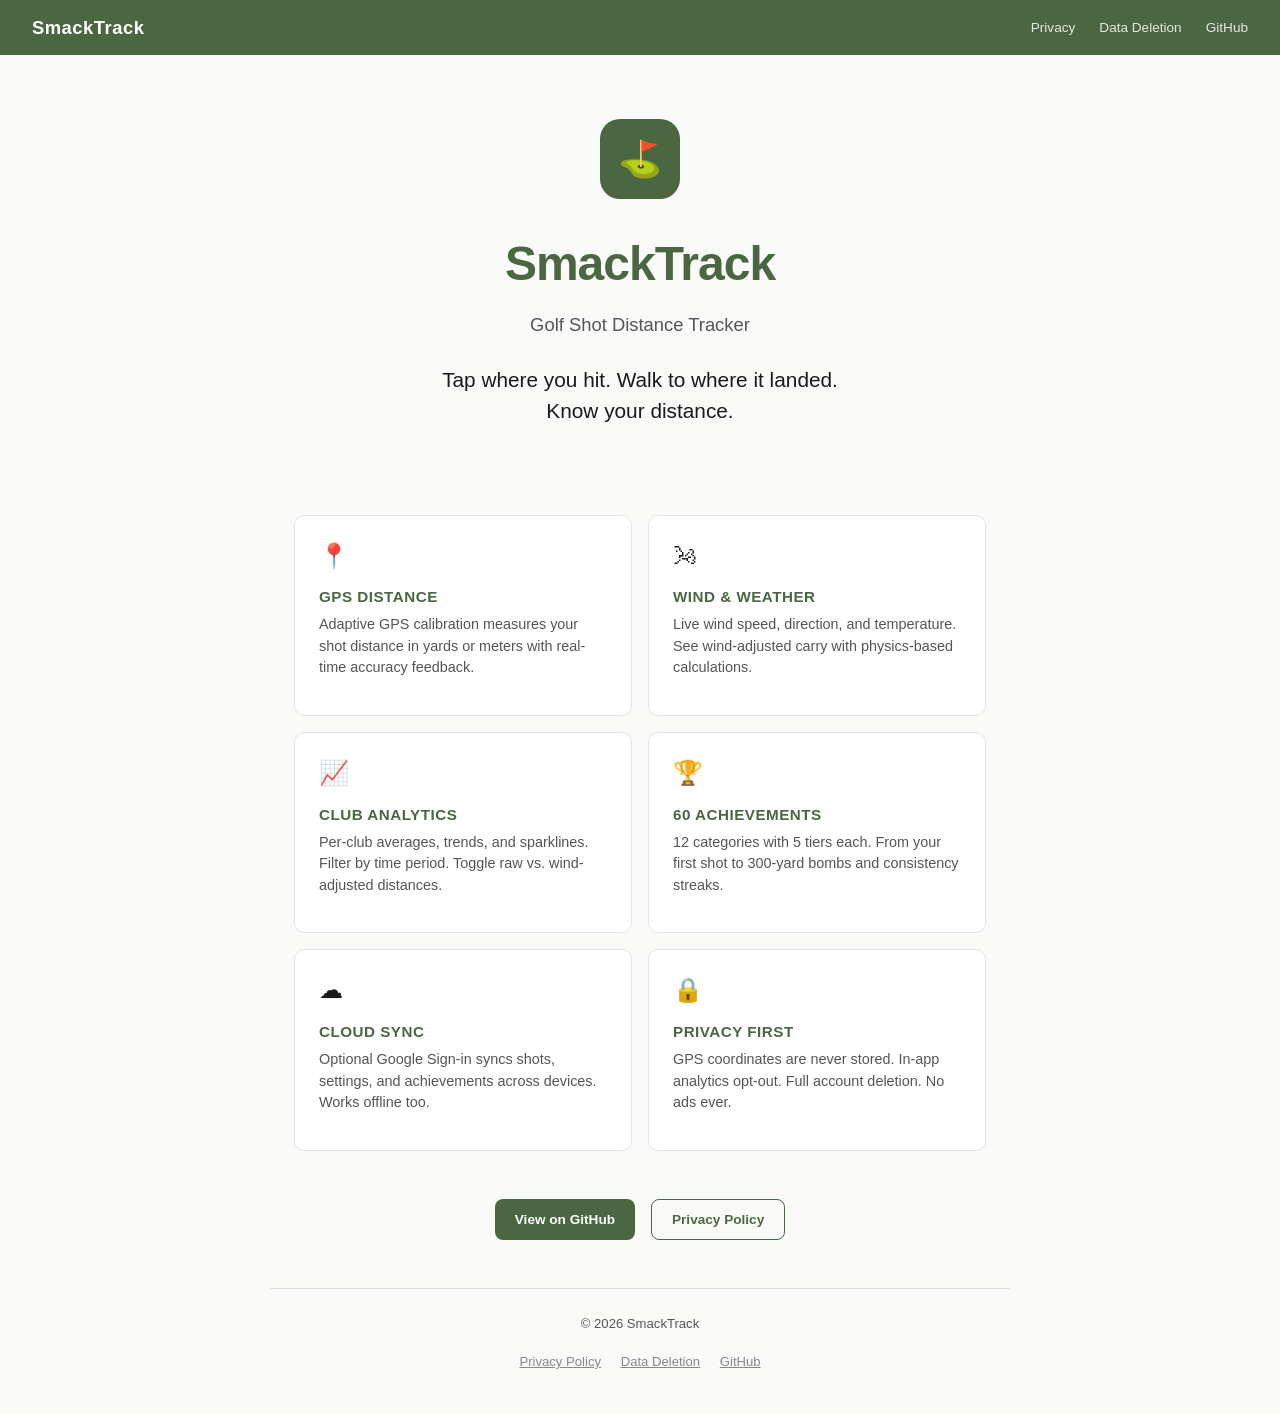
<file: docs/index.html>
<!DOCTYPE html>
<html lang="en">
<head>
    <meta charset="UTF-8">
    <meta name="viewport" content="width=device-width, initial-scale=1.0">
    <title>SmackTrack — Golf Shot Distance Tracker</title>
    <link rel="stylesheet" href="style.css">
</head>
<body>

<nav class="nav">
    <a href="index.html" class="nav-brand">SmackTrack</a>
    <div class="nav-links">
        <a href="privacy-policy.html">Privacy</a>
        <a href="data-deletion.html">Data Deletion</a>
        <a href="https://github.com/bailz66/HowFarDidIHitIt">GitHub</a>
    </div>
</nav>

<div class="hero">
    <div class="hero-icon">&#9971;</div>
    <h1>SmackTrack</h1>
    <p class="subtitle">Golf Shot Distance Tracker</p>
    <p class="tagline">Tap where you hit. Walk to where it landed.<br>Know your distance.</p>
</div>

<div class="features-grid">
    <div class="feature-card">
        <div class="icon">&#128205;</div>
        <h3>GPS Distance</h3>
        <p>Adaptive GPS calibration measures your shot distance in yards or meters with real-time accuracy feedback.</p>
    </div>
    <div class="feature-card">
        <div class="icon">&#127788;</div>
        <h3>Wind &amp; Weather</h3>
        <p>Live wind speed, direction, and temperature. See wind-adjusted carry with physics-based calculations.</p>
    </div>
    <div class="feature-card">
        <div class="icon">&#128200;</div>
        <h3>Club Analytics</h3>
        <p>Per-club averages, trends, and sparklines. Filter by time period. Toggle raw vs. wind-adjusted distances.</p>
    </div>
    <div class="feature-card">
        <div class="icon">&#127942;</div>
        <h3>60 Achievements</h3>
        <p>12 categories with 5 tiers each. From your first shot to 300-yard bombs and consistency streaks.</p>
    </div>
    <div class="feature-card">
        <div class="icon">&#9729;</div>
        <h3>Cloud Sync</h3>
        <p>Optional Google Sign-in syncs shots, settings, and achievements across devices. Works offline too.</p>
    </div>
    <div class="feature-card">
        <div class="icon">&#128274;</div>
        <h3>Privacy First</h3>
        <p>GPS coordinates are never stored. In-app analytics opt-out. Full account deletion. No ads ever.</p>
    </div>
</div>

<div class="cta-row">
    <a href="https://github.com/bailz66/HowFarDidIHitIt" class="cta-badge cta-primary">View on GitHub</a>
    <a href="privacy-policy.html" class="cta-badge cta-outline">Privacy Policy</a>
</div>

<div class="footer">
    <p>&copy; 2026 SmackTrack</p>
    <p>
        <a href="privacy-policy.html">Privacy Policy</a>
        <a href="data-deletion.html">Data Deletion</a>
        <a href="https://github.com/bailz66/HowFarDidIHitIt">GitHub</a>
    </p>
</div>

</body>
</html>
</file>
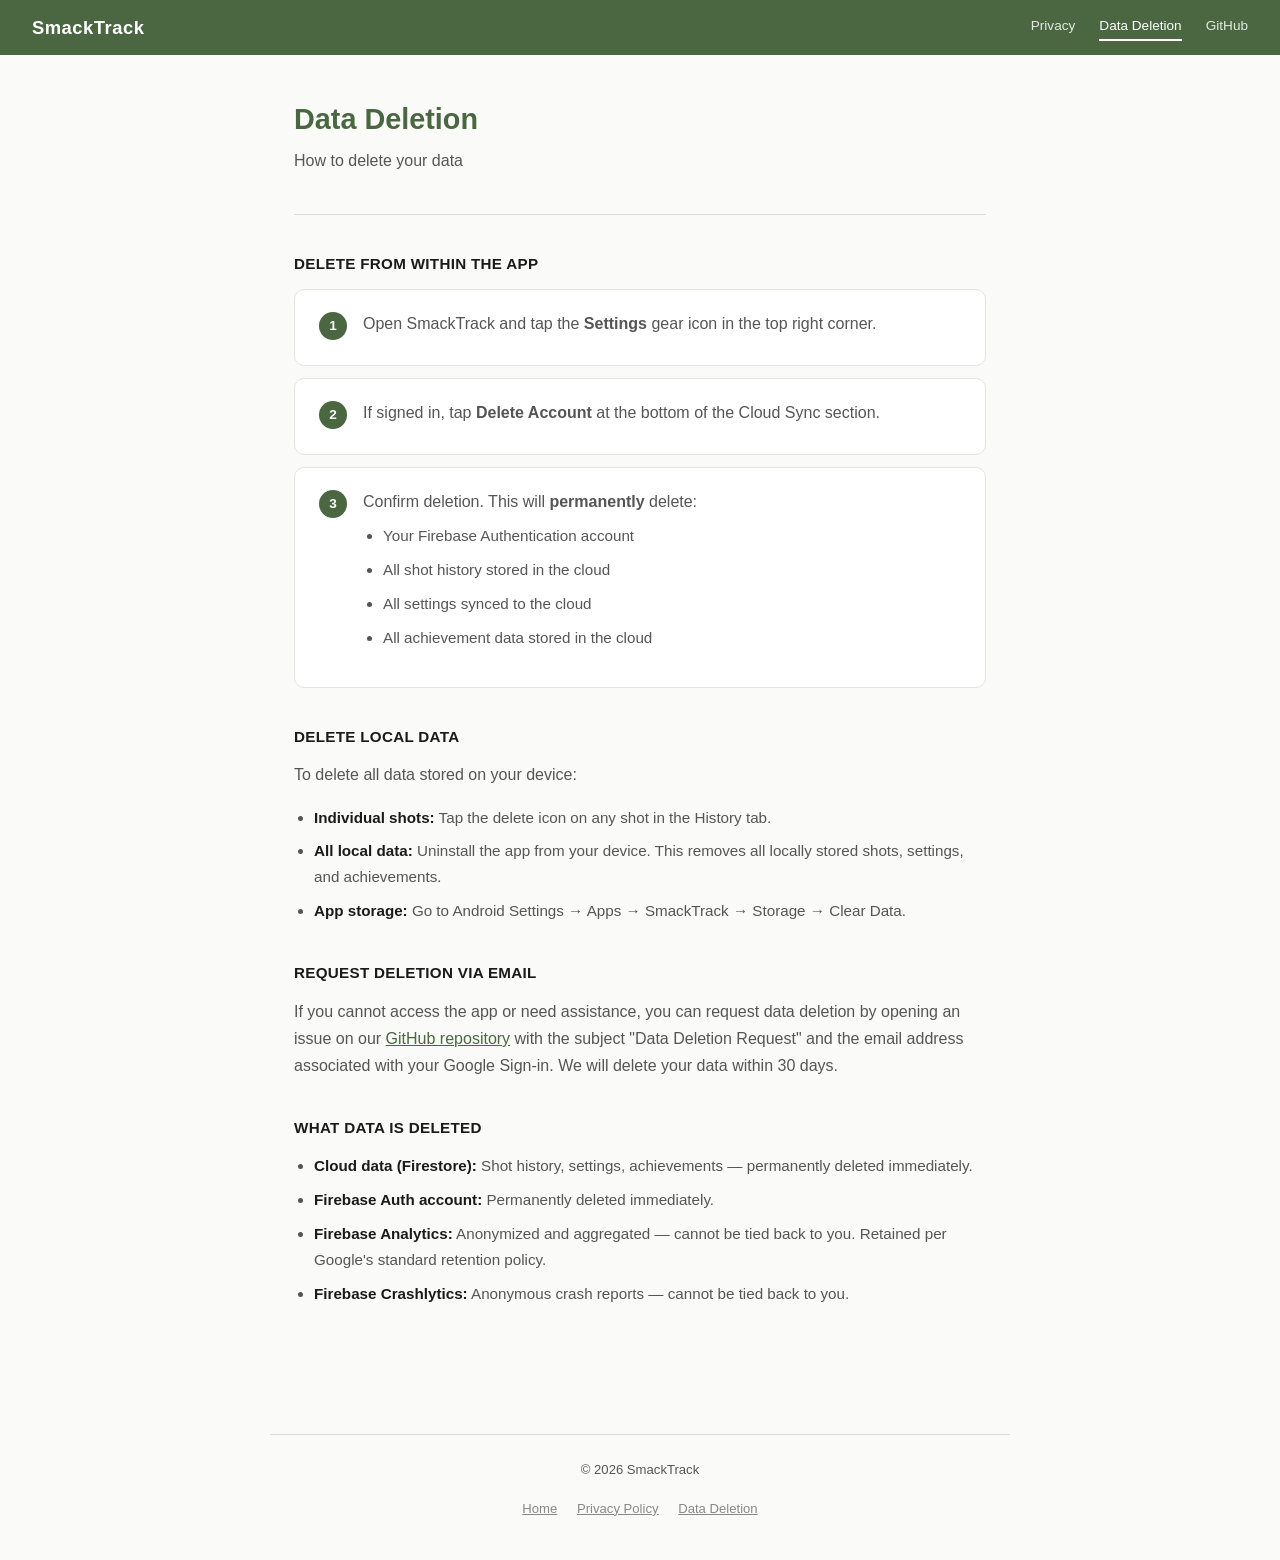
<file: docs/data-deletion.html>
<!DOCTYPE html>
<html lang="en">
<head>
    <meta charset="UTF-8">
    <meta name="viewport" content="width=device-width, initial-scale=1.0">
    <title>SmackTrack — Data Deletion</title>
    <link rel="stylesheet" href="style.css">
</head>
<body>

<nav class="nav">
    <a href="index.html" class="nav-brand">SmackTrack</a>
    <div class="nav-links">
        <a href="privacy-policy.html">Privacy</a>
        <a href="data-deletion.html" class="active">Data Deletion</a>
        <a href="https://github.com/bailz66/HowFarDidIHitIt">GitHub</a>
    </div>
</nav>

<div class="container">
    <div class="page-header">
        <h1>Data Deletion</h1>
        <p class="subtitle">How to delete your data</p>
    </div>

    <h2>Delete from within the app</h2>

    <div class="step-card">
        <div class="step-num">1</div>
        <div class="step-content">
            <p>Open SmackTrack and tap the <strong>Settings</strong> gear icon in the top right corner.</p>
        </div>
    </div>
    <div class="step-card">
        <div class="step-num">2</div>
        <div class="step-content">
            <p>If signed in, tap <strong>Delete Account</strong> at the bottom of the Cloud Sync section.</p>
        </div>
    </div>
    <div class="step-card">
        <div class="step-num">3</div>
        <div class="step-content">
            <p>Confirm deletion. This will <strong>permanently</strong> delete:</p>
            <ul>
                <li>Your Firebase Authentication account</li>
                <li>All shot history stored in the cloud</li>
                <li>All settings synced to the cloud</li>
                <li>All achievement data stored in the cloud</li>
            </ul>
        </div>
    </div>

    <h2>Delete local data</h2>
    <p>To delete all data stored on your device:</p>
    <ul>
        <li><strong>Individual shots:</strong> Tap the delete icon on any shot in the History tab.</li>
        <li><strong>All local data:</strong> Uninstall the app from your device. This removes all locally stored shots, settings, and achievements.</li>
        <li><strong>App storage:</strong> Go to Android Settings &rarr; Apps &rarr; SmackTrack &rarr; Storage &rarr; Clear Data.</li>
    </ul>

    <h2>Request deletion via email</h2>
    <p>If you cannot access the app or need assistance, you can request data deletion by opening an issue on our <a href="https://github.com/bailz66/HowFarDidIHitIt/issues">GitHub repository</a> with the subject "Data Deletion Request" and the email address associated with your Google Sign-in. We will delete your data within 30 days.</p>

    <h2>What data is deleted</h2>
    <ul>
        <li><strong>Cloud data (Firestore):</strong> Shot history, settings, achievements &mdash; permanently deleted immediately.</li>
        <li><strong>Firebase Auth account:</strong> Permanently deleted immediately.</li>
        <li><strong>Firebase Analytics:</strong> Anonymized and aggregated &mdash; cannot be tied back to you. Retained per Google's standard retention policy.</li>
        <li><strong>Firebase Crashlytics:</strong> Anonymous crash reports &mdash; cannot be tied back to you.</li>
    </ul>
</div>

<div class="footer">
    <p>&copy; 2026 SmackTrack</p>
    <p>
        <a href="index.html">Home</a>
        <a href="privacy-policy.html">Privacy Policy</a>
        <a href="data-deletion.html">Data Deletion</a>
    </p>
</div>

</body>
</html>
</file>
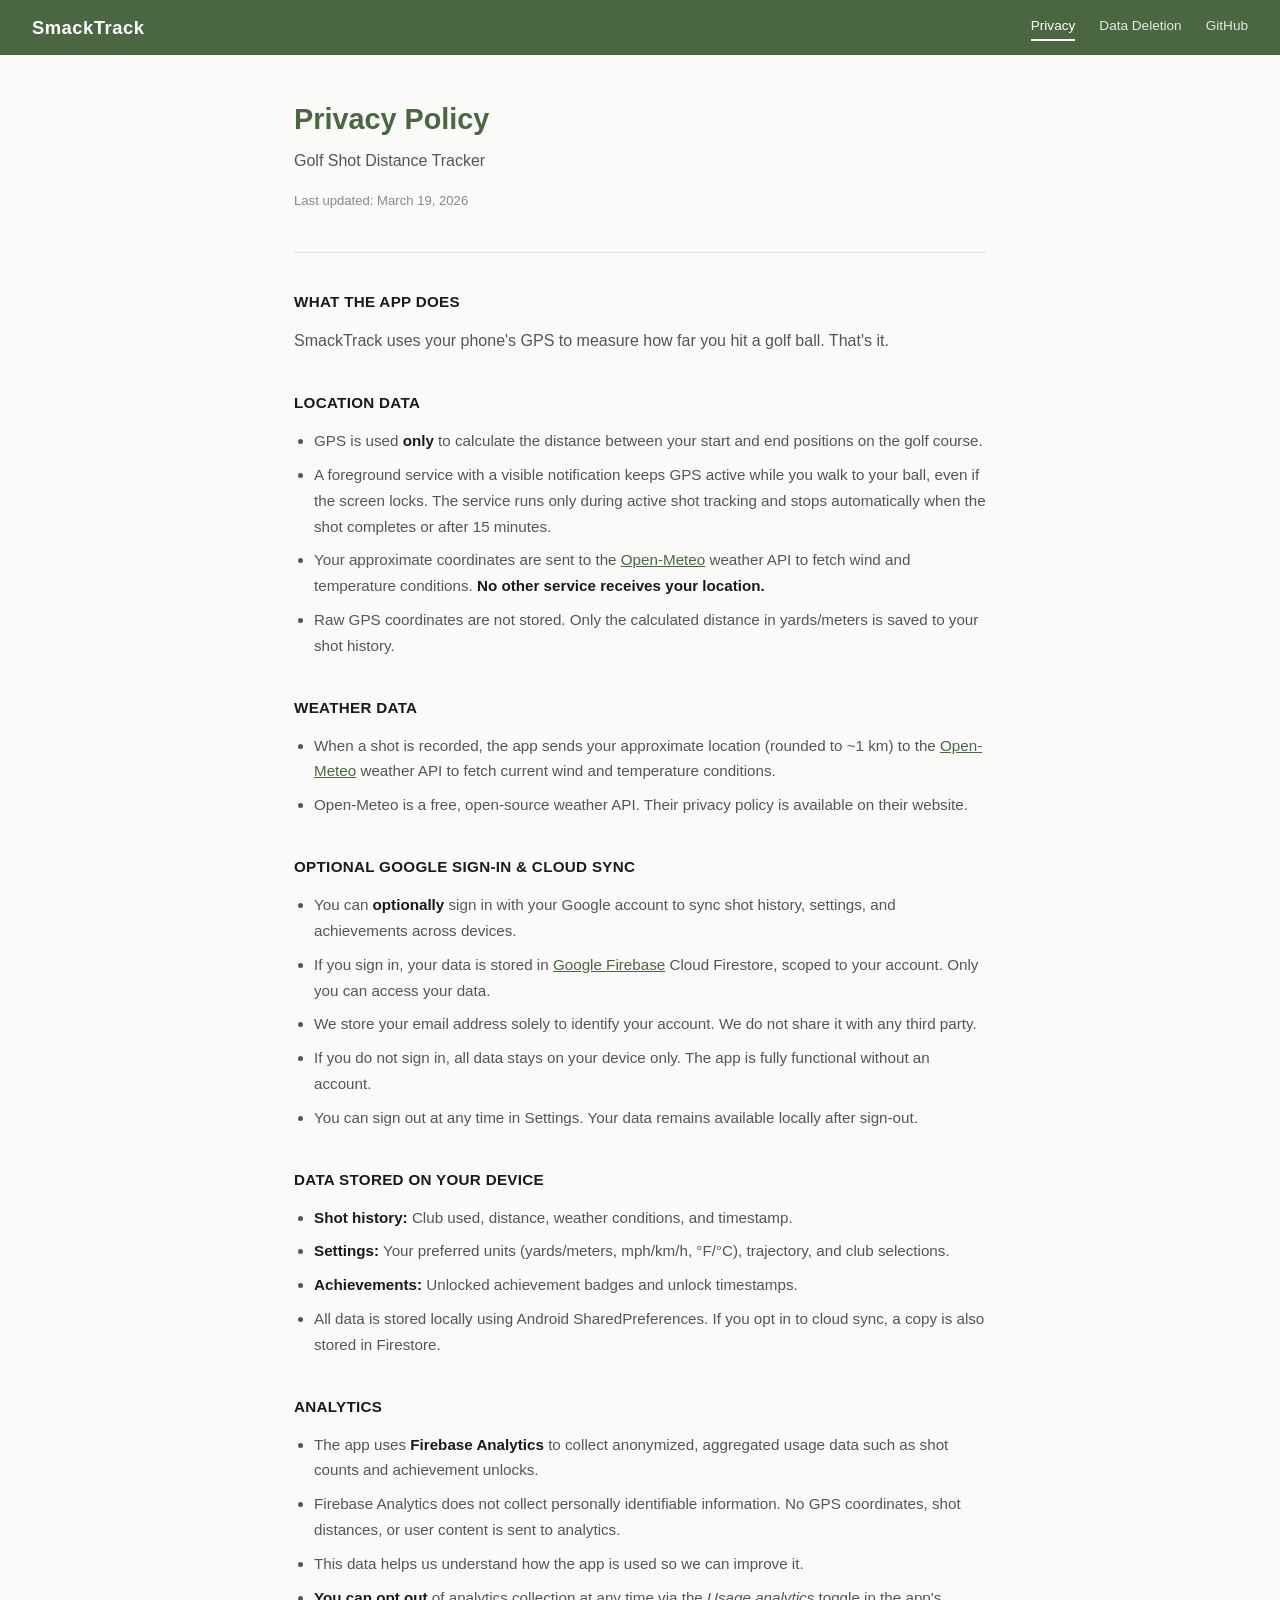
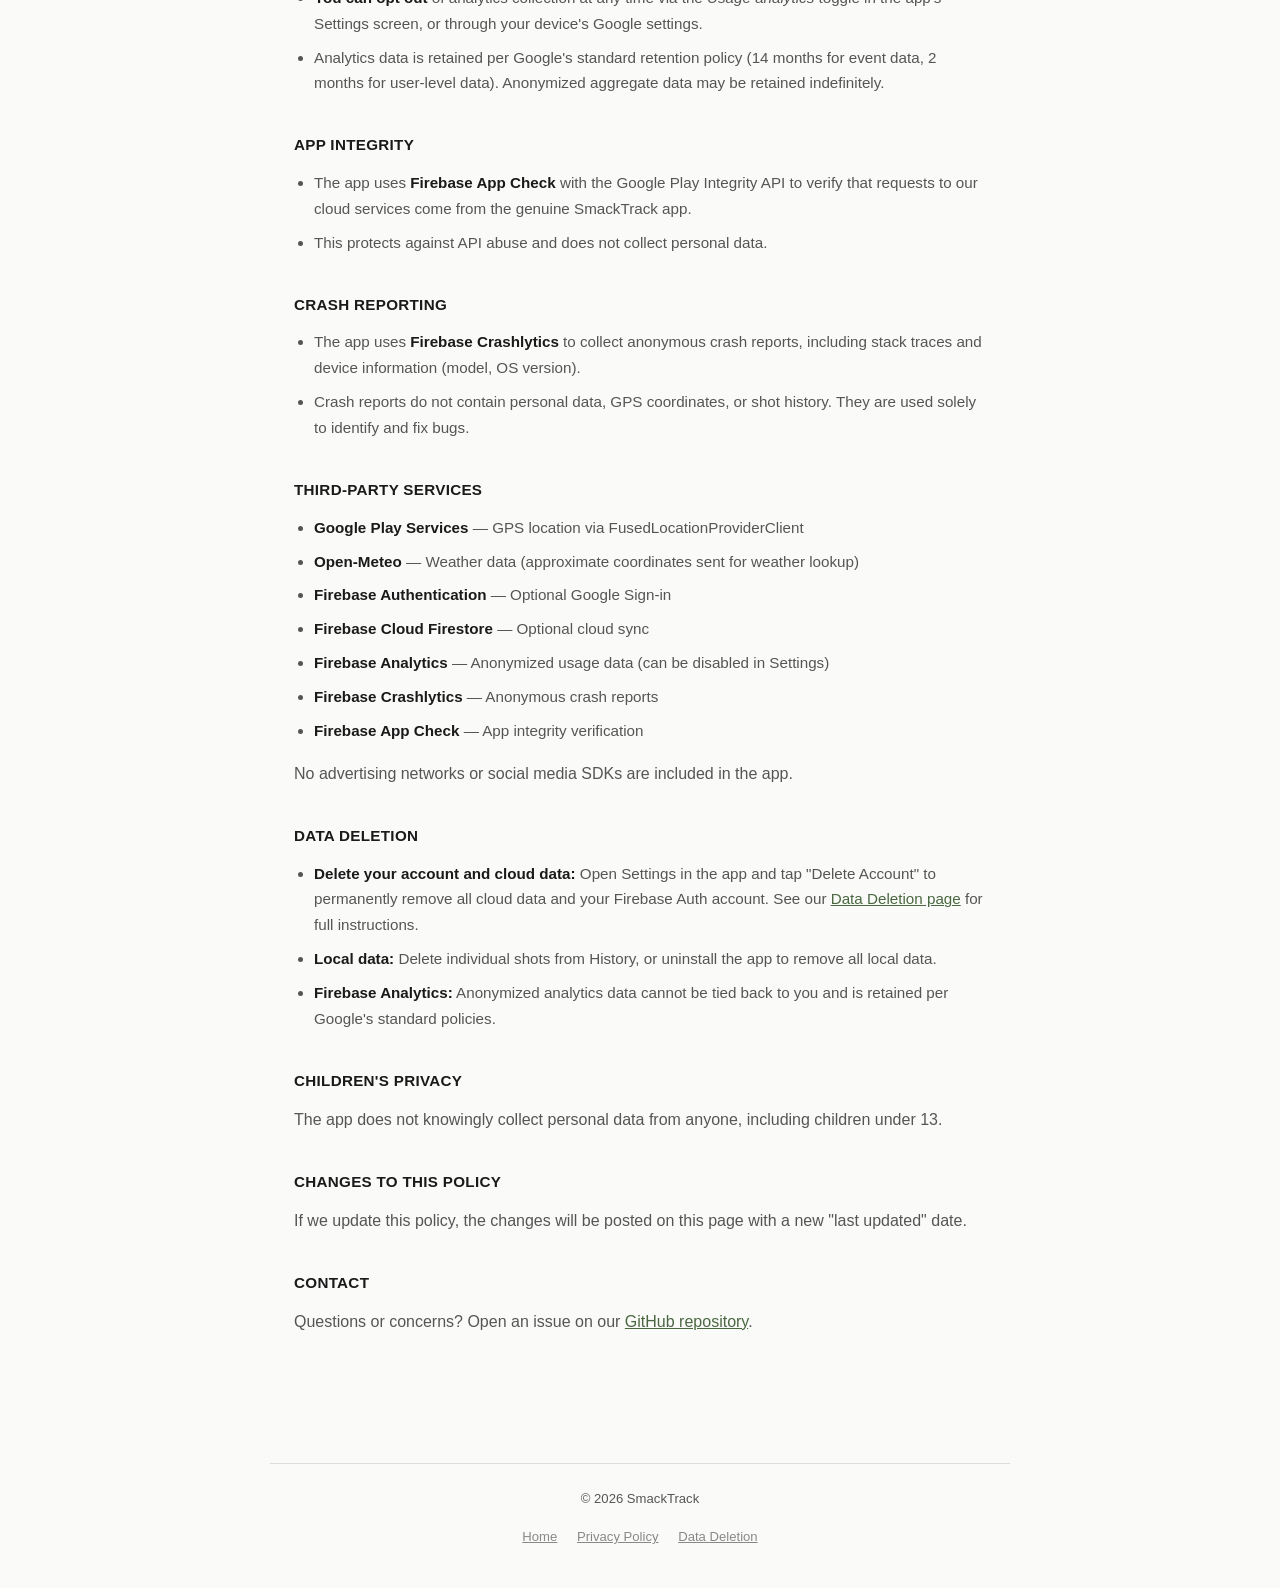
<file: docs/privacy-policy.html>
<!DOCTYPE html>
<html lang="en">
<head>
    <meta charset="UTF-8">
    <meta name="viewport" content="width=device-width, initial-scale=1.0">
    <title>SmackTrack — Privacy Policy</title>
    <link rel="stylesheet" href="style.css">
</head>
<body>

<nav class="nav">
    <a href="index.html" class="nav-brand">SmackTrack</a>
    <div class="nav-links">
        <a href="privacy-policy.html" class="active">Privacy</a>
        <a href="data-deletion.html">Data Deletion</a>
        <a href="https://github.com/bailz66/HowFarDidIHitIt">GitHub</a>
    </div>
</nav>

<div class="container">
    <div class="page-header">
        <h1>Privacy Policy</h1>
        <p class="subtitle">Golf Shot Distance Tracker</p>
        <p class="updated">Last updated: March 19, 2026</p>
    </div>

    <h2>What the app does</h2>
    <p>SmackTrack uses your phone's GPS to measure how far you hit a golf ball. That's it.</p>

    <h2>Location data</h2>
    <ul>
        <li>GPS is used <strong>only</strong> to calculate the distance between your start and end positions on the golf course.</li>
        <li>A foreground service with a visible notification keeps GPS active while you walk to your ball, even if the screen locks. The service runs only during active shot tracking and stops automatically when the shot completes or after 15 minutes.</li>
        <li>Your approximate coordinates are sent to the <a href="https://open-meteo.com/">Open-Meteo</a> weather API to fetch wind and temperature conditions. <strong>No other service receives your location.</strong></li>
        <li>Raw GPS coordinates are not stored. Only the calculated distance in yards/meters is saved to your shot history.</li>
    </ul>

    <h2>Weather data</h2>
    <ul>
        <li>When a shot is recorded, the app sends your approximate location (rounded to ~1 km) to the <a href="https://open-meteo.com/">Open-Meteo</a> weather API to fetch current wind and temperature conditions.</li>
        <li>Open-Meteo is a free, open-source weather API. Their privacy policy is available on their website.</li>
    </ul>

    <h2>Optional Google Sign-in &amp; cloud sync</h2>
    <ul>
        <li>You can <strong>optionally</strong> sign in with your Google account to sync shot history, settings, and achievements across devices.</li>
        <li>If you sign in, your data is stored in <a href="https://firebase.google.com/">Google Firebase</a> Cloud Firestore, scoped to your account. Only you can access your data.</li>
        <li>We store your email address solely to identify your account. We do not share it with any third party.</li>
        <li>If you do not sign in, all data stays on your device only. The app is fully functional without an account.</li>
        <li>You can sign out at any time in Settings. Your data remains available locally after sign-out.</li>
    </ul>

    <h2>Data stored on your device</h2>
    <ul>
        <li><strong>Shot history:</strong> Club used, distance, weather conditions, and timestamp.</li>
        <li><strong>Settings:</strong> Your preferred units (yards/meters, mph/km/h, &deg;F/&deg;C), trajectory, and club selections.</li>
        <li><strong>Achievements:</strong> Unlocked achievement badges and unlock timestamps.</li>
        <li>All data is stored locally using Android SharedPreferences. If you opt in to cloud sync, a copy is also stored in Firestore.</li>
    </ul>

    <h2>Analytics</h2>
    <ul>
        <li>The app uses <strong>Firebase Analytics</strong> to collect anonymized, aggregated usage data such as shot counts and achievement unlocks.</li>
        <li>Firebase Analytics does not collect personally identifiable information. No GPS coordinates, shot distances, or user content is sent to analytics.</li>
        <li>This data helps us understand how the app is used so we can improve it.</li>
        <li><strong>You can opt out</strong> of analytics collection at any time via the <em>Usage analytics</em> toggle in the app's Settings screen, or through your device's Google settings.</li>
        <li>Analytics data is retained per Google's standard retention policy (14 months for event data, 2 months for user-level data). Anonymized aggregate data may be retained indefinitely.</li>
    </ul>

    <h2>App integrity</h2>
    <ul>
        <li>The app uses <strong>Firebase App Check</strong> with the Google Play Integrity API to verify that requests to our cloud services come from the genuine SmackTrack app.</li>
        <li>This protects against API abuse and does not collect personal data.</li>
    </ul>

    <h2>Crash reporting</h2>
    <ul>
        <li>The app uses <strong>Firebase Crashlytics</strong> to collect anonymous crash reports, including stack traces and device information (model, OS version).</li>
        <li>Crash reports do not contain personal data, GPS coordinates, or shot history. They are used solely to identify and fix bugs.</li>
    </ul>

    <h2>Third-party services</h2>
    <ul>
        <li><strong>Google Play Services</strong> &mdash; GPS location via FusedLocationProviderClient</li>
        <li><strong>Open-Meteo</strong> &mdash; Weather data (approximate coordinates sent for weather lookup)</li>
        <li><strong>Firebase Authentication</strong> &mdash; Optional Google Sign-in</li>
        <li><strong>Firebase Cloud Firestore</strong> &mdash; Optional cloud sync</li>
        <li><strong>Firebase Analytics</strong> &mdash; Anonymized usage data (can be disabled in Settings)</li>
        <li><strong>Firebase Crashlytics</strong> &mdash; Anonymous crash reports</li>
        <li><strong>Firebase App Check</strong> &mdash; App integrity verification</li>
    </ul>
    <p>No advertising networks or social media SDKs are included in the app.</p>

    <h2>Data deletion</h2>
    <ul>
        <li><strong>Delete your account and cloud data:</strong> Open Settings in the app and tap "Delete Account" to permanently remove all cloud data and your Firebase Auth account. See our <a href="data-deletion.html">Data Deletion page</a> for full instructions.</li>
        <li><strong>Local data:</strong> Delete individual shots from History, or uninstall the app to remove all local data.</li>
        <li><strong>Firebase Analytics:</strong> Anonymized analytics data cannot be tied back to you and is retained per Google's standard policies.</li>
    </ul>

    <h2>Children's privacy</h2>
    <p>The app does not knowingly collect personal data from anyone, including children under 13.</p>

    <h2>Changes to this policy</h2>
    <p>If we update this policy, the changes will be posted on this page with a new "last updated" date.</p>

    <h2>Contact</h2>
    <p>Questions or concerns? Open an issue on our <a href="https://github.com/bailz66/HowFarDidIHitIt">GitHub repository</a>.</p>
</div>

<div class="footer">
    <p>&copy; 2026 SmackTrack</p>
    <p>
        <a href="index.html">Home</a>
        <a href="privacy-policy.html">Privacy Policy</a>
        <a href="data-deletion.html">Data Deletion</a>
    </p>
</div>

</body>
</html>
</file>
<file: docs/style.css>
/* SmackTrack Web — Shared Design System */
/* Matches the app's sage green editorial palette */

:root {
    --sage: #4A6741;
    --sage-dark: #3A5233;
    --sage-light: #6B8C61;
    --sage-tint: #E8EFE6;
    --text-primary: #1a1a1a;
    --text-secondary: #555;
    --text-tertiary: #888;
    --border: #ddd;
    --bg: #FAFBF9;
    --card-bg: #fff;
    --card-border: #E2E5E0;
}

* { box-sizing: border-box; margin: 0; padding: 0; }

body {
    font-family: -apple-system, BlinkMacSystemFont, "Segoe UI", Roboto, "Helvetica Neue", sans-serif;
    color: var(--text-primary);
    background: var(--bg);
    line-height: 1.7;
    -webkit-font-smoothing: antialiased;
}

/* ── Navigation ── */
.nav {
    background: var(--sage);
    padding: 0.75rem 2rem;
    display: flex;
    align-items: center;
    justify-content: space-between;
    position: sticky;
    top: 0;
    z-index: 100;
}
.nav-brand {
    color: #fff;
    font-size: 1.15rem;
    font-weight: 700;
    text-decoration: none;
    letter-spacing: 0.5px;
}
.nav-links { display: flex; gap: 1.5rem; }
.nav-links a {
    color: rgba(255,255,255,0.85);
    text-decoration: none;
    font-size: 0.85rem;
    font-weight: 500;
    transition: color 0.2s;
}
.nav-links a:hover { color: #fff; }
.nav-links a.active { color: #fff; border-bottom: 2px solid #fff; padding-bottom: 2px; }

/* ── Main container ── */
.container {
    max-width: 740px;
    margin: 0 auto;
    padding: 2.5rem 1.5rem 4rem;
}

/* ── Hero (landing page) ── */
.hero {
    text-align: center;
    padding: 4rem 1.5rem 3rem;
    max-width: 740px;
    margin: 0 auto;
}
.hero-icon {
    width: 80px;
    height: 80px;
    background: var(--sage);
    border-radius: 20px;
    display: inline-flex;
    align-items: center;
    justify-content: center;
    margin-bottom: 1.5rem;
    font-size: 2.2rem;
}
.hero h1 {
    font-size: 3rem;
    font-weight: 800;
    color: var(--sage);
    letter-spacing: -1px;
    margin-bottom: 0.25rem;
}
.hero .subtitle {
    font-size: 1.15rem;
    color: var(--text-secondary);
    margin-bottom: 1.5rem;
}
.hero .tagline {
    font-size: 1.3rem;
    color: var(--text-primary);
    font-weight: 500;
    margin-bottom: 2.5rem;
    line-height: 1.5;
}

/* ── Feature cards ── */
.features-grid {
    display: grid;
    grid-template-columns: repeat(auto-fit, minmax(300px, 1fr));
    gap: 1rem;
    max-width: 740px;
    margin: 0 auto 3rem;
    padding: 0 1.5rem;
}
.feature-card {
    background: var(--card-bg);
    border: 1px solid var(--card-border);
    border-radius: 10px;
    padding: 1.25rem 1.5rem;
    transition: border-color 0.2s;
}
.feature-card:hover { border-color: var(--sage-light); }
.feature-card .icon { font-size: 1.5rem; margin-bottom: 0.5rem; }
.feature-card h3 {
    font-size: 0.95rem;
    font-weight: 700;
    color: var(--sage);
    margin-bottom: 0.25rem;
    text-transform: uppercase;
    letter-spacing: 0.5px;
}
.feature-card p {
    font-size: 0.9rem;
    color: var(--text-secondary);
    line-height: 1.5;
}

/* ── CTA / badges ── */
.cta-row {
    display: flex;
    gap: 1rem;
    justify-content: center;
    flex-wrap: wrap;
    max-width: 740px;
    margin: 0 auto 2rem;
    padding: 0 1.5rem;
}
.cta-badge {
    display: inline-flex;
    align-items: center;
    gap: 0.4rem;
    padding: 0.5rem 1.25rem;
    border-radius: 8px;
    font-size: 0.85rem;
    font-weight: 600;
    text-decoration: none;
    transition: opacity 0.2s;
}
.cta-badge:hover { opacity: 0.85; }
.cta-primary { background: var(--sage); color: #fff; }
.cta-outline { background: transparent; color: var(--sage); border: 1.5px solid var(--sage); }

/* ── Page header (non-landing) ── */
.page-header {
    margin-bottom: 2rem;
    padding-bottom: 1.5rem;
    border-bottom: 1px solid var(--border);
}
.page-header h1 {
    font-size: 1.8rem;
    font-weight: 800;
    color: var(--sage);
    margin-bottom: 0.15rem;
}
.page-header .subtitle {
    color: var(--text-secondary);
    font-size: 1rem;
}
.page-header .updated {
    color: var(--text-tertiary);
    font-size: 0.82rem;
    margin-top: 0.25rem;
}

/* ── Content sections ── */
h2 {
    font-size: 1.15rem;
    font-weight: 700;
    color: var(--text-primary);
    margin-top: 2.25rem;
    margin-bottom: 0.75rem;
    text-transform: uppercase;
    letter-spacing: 0.3px;
    font-size: 0.95rem;
}
p { margin-bottom: 1rem; color: var(--text-secondary); }
ul { padding-left: 1.25rem; margin-bottom: 1rem; }
li { margin-bottom: 0.5rem; color: var(--text-secondary); font-size: 0.95rem; }
li strong { color: var(--text-primary); }
a { color: var(--sage); }
a:hover { color: var(--sage-dark); }

/* ── Step cards (data deletion) ── */
.step-card {
    background: var(--card-bg);
    border: 1px solid var(--card-border);
    border-radius: 10px;
    padding: 1.25rem 1.5rem;
    margin-bottom: 0.75rem;
    display: flex;
    gap: 1rem;
    align-items: flex-start;
}
.step-num {
    background: var(--sage);
    color: #fff;
    width: 28px;
    height: 28px;
    border-radius: 50%;
    display: flex;
    align-items: center;
    justify-content: center;
    font-weight: 700;
    font-size: 0.85rem;
    flex-shrink: 0;
    margin-top: 2px;
}
.step-content { flex: 1; }
.step-content p { margin-bottom: 0.5rem; }
.step-content ul { margin-top: 0.5rem; }

/* ── Footer ── */
.footer {
    max-width: 740px;
    margin: 3rem auto 0;
    padding: 1.5rem;
    border-top: 1px solid var(--border);
    text-align: center;
    color: var(--text-tertiary);
    font-size: 0.82rem;
}
.footer a { color: var(--text-tertiary); margin: 0 0.5rem; }
.footer a:hover { color: var(--sage); }

/* ── Responsive ── */
@media (max-width: 600px) {
    .hero h1 { font-size: 2.2rem; }
    .hero .tagline { font-size: 1.1rem; }
    .features-grid { grid-template-columns: 1fr; }
    .nav { padding: 0.75rem 1rem; }
    .nav-links { gap: 1rem; }
    .nav-links a { font-size: 0.8rem; }
    .container { padding: 1.5rem 1rem 3rem; }
}
</file>
